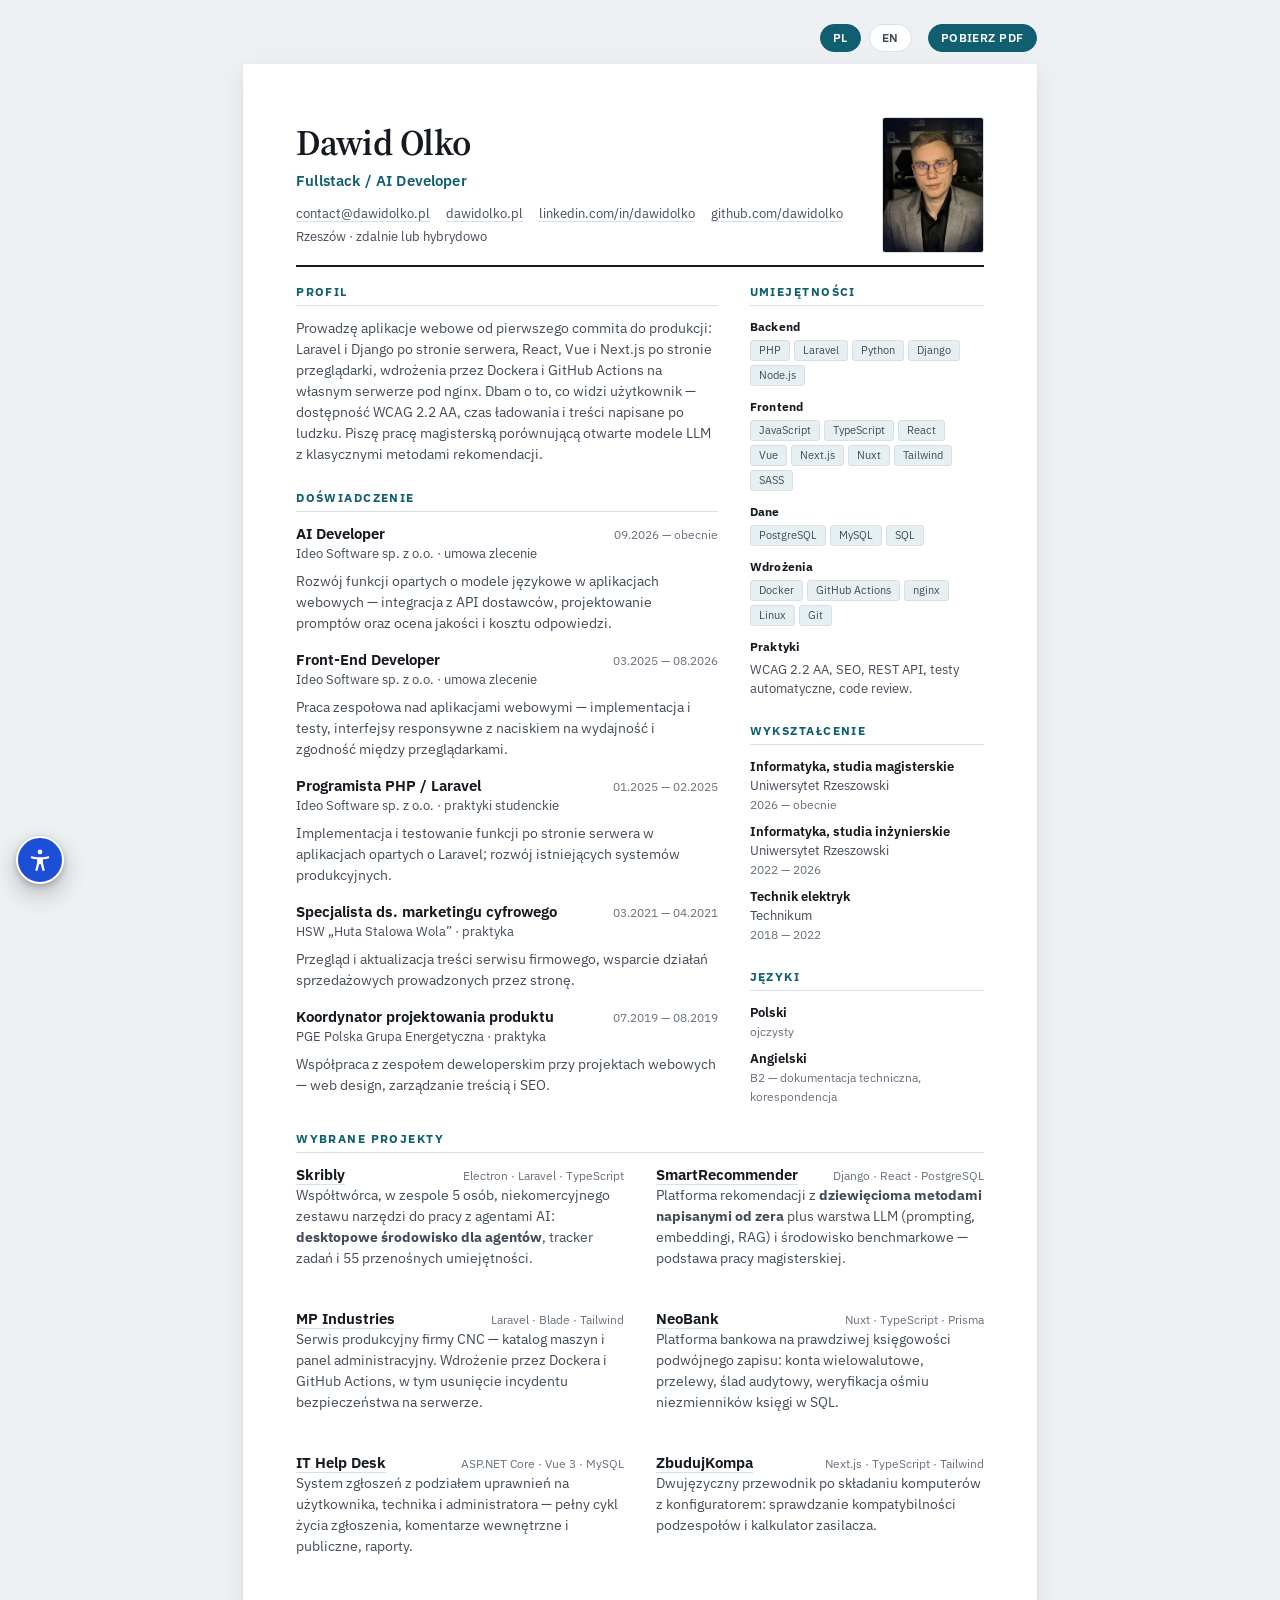
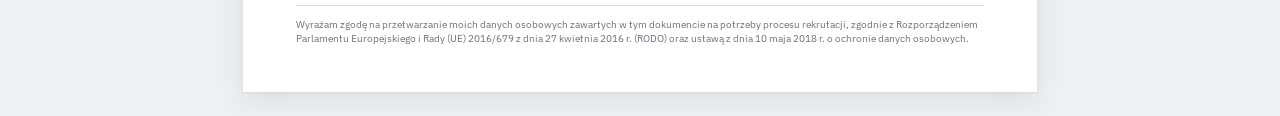
<file: index.html>
<!doctype html>
<html lang="pl">
<head>
<meta charset="utf-8">
<meta name="viewport" content="width=device-width, initial-scale=1">
<title>Dawid Olko — CV | Fullstack / AI Developer</title>
<meta name="description" content="CV Dawida Olko, fullstack / AI developera i współtwórcy Skribly. Laravel, Django, React, Next.js i Docker. Doświadczenie, projekty i wykształcenie.">
<link rel="icon" type="image/svg+xml" href="assets/favicon.svg">
<link rel="canonical" href="https://cv.dawidolko.pl/">
<link rel="alternate" hreflang="pl" href="https://cv.dawidolko.pl/">
<link rel="alternate" hreflang="en" href="https://cv.dawidolko.pl/en/">
<link rel="alternate" hreflang="x-default" href="https://cv.dawidolko.pl/">
<meta name="author" content="Dawid Olko">
<meta name="robots" content="index, follow">

<meta property="og:type" content="profile">
<meta property="og:title" content="Dawid Olko — CV | Fullstack / AI Developer">
<meta property="og:description" content="Laravel, Django, React, Vue i Next.js. Wdrożenia na Dockerze i GitHub Actions.">
<meta property="og:url" content="https://cv.dawidolko.pl/">
<meta property="og:locale" content="pl_PL">
<meta property="og:locale:alternate" content="en_GB">
<meta property="og:image" content="https://cv.dawidolko.pl/assets/og-image.jpg">
<meta property="og:image:width" content="1200">
<meta property="og:image:height" content="630">
<meta name="twitter:card" content="summary_large_image">
<meta name="twitter:image" content="https://cv.dawidolko.pl/assets/og-image.jpg">

<link rel="preconnect" href="https://fonts.googleapis.com">
<link rel="preconnect" href="https://fonts.gstatic.com" crossorigin>
<link rel="stylesheet" href="https://fonts.googleapis.com/css2?family=IBM+Plex+Sans:wght@400;500;600;700&family=Source+Serif+4:opsz,wght@8..60,600&display=swap">
<link rel="stylesheet" href="assets/cv.css">

<script type="application/ld+json">
{
  "@context": "https://schema.org",
  "@type": "Person",
  "name": "Dawid Olko",
  "givenName": "Dawid",
  "familyName": "Olko",
  "jobTitle": "Fullstack / AI Developer",
  "description": "Full-stack developer working with Laravel, Django, React, Vue and Next.js, shipping with Docker and GitHub Actions.",
  "url": "https://dawidolko.pl",
  "mainEntityOfPage": "https://cv.dawidolko.pl/",
  "image": "https://cv.dawidolko.pl/assets/dawid-olko.jpg",
  "email": "mailto:contact@dawidolko.pl",
  "sameAs": [
    "https://github.com/dawidolko",
    "https://www.linkedin.com/in/dawidolko",
    "https://dawidolko.pl"
  ],
  "address": {
    "@type": "PostalAddress",
    "addressLocality": "Rzeszów",
    "addressCountry": "PL"
  },
  "alumniOf": {
    "@type": "CollegeOrUniversity",
    "name": "Uniwersytet Rzeszowski",
    "sameAs": "https://www.ur.edu.pl/"
  },
  "worksFor": {
    "@type": "Organization",
    "name": "Ideo Software sp. z o.o.",
    "url": "https://ideo.pl"
  },
  "knowsAbout": [
    "PHP",
    "Laravel",
    "Python",
    "Django",
    "Node.js",
    "JavaScript",
    "TypeScript",
    "React",
    "Vue.js",
    "Next.js",
    "Nuxt",
    "Tailwind CSS",
    "SASS",
    "PostgreSQL",
    "MySQL",
    "SQL",
    "Docker",
    "GitHub Actions",
    "nginx",
    "Linux",
    "Git",
    "REST API",
    "WCAG 2.2",
    "SEO"
  ],
  "knowsLanguage": [
    {
      "@type": "Language",
      "name": "Polish",
      "alternateName": "pl"
    },
    {
      "@type": "Language",
      "name": "English",
      "alternateName": "en"
    }
  ],
  "seeks": {
    "@type": "Demand",
    "name": "Full-stack developer roles"
  }
}
</script>
  <script src="/assets/embed.js" defer></script>
  <script src="/a11y/a11y-panel.js" data-accent="#1d4ed8" defer></script>
</head>
<body>

<a class="skip-link" href="#main-content">Przejdź do treści głównej</a>

<nav class="langbar" aria-label="Wersja językowa">
  <span aria-current="true" lang="pl">PL</span>
  <a href="en/" lang="en" hreflang="en">EN</a>
  <a class="pdf-link" href="Dawid_Olko_CV_PL.pdf" download
    >Pobierz PDF</a>
</nav>

<main class="sheet" id="main-content">

  <header class="masthead">
    <div class="masthead-text">
      <h1>Dawid Olko</h1>
      <p class="role">Fullstack / AI Developer</p>
      <ul class="contact">
        <li><a href="mailto:contact@dawidolko.pl">contact@dawidolko.pl</a></li>
        <li><a href="https://dawidolko.pl">dawidolko.pl</a></li>
        <li><a href="https://www.linkedin.com/in/dawidolko">linkedin.com/in/dawidolko</a></li>
        <li><a href="https://github.com/dawidolko">github.com/dawidolko</a></li>
        <li>Rzeszów · zdalnie lub hybrydowo</li>
      </ul>
    </div>
    <img class="portrait" src="assets/dawid-olko.jpg" alt="Dawid Olko"
         width="450" height="600" fetchpriority="high" decoding="async">
  </header>

  <div class="columns">
    <div>

      <section class="summary" aria-labelledby="h-profil">
        <h2 id="h-profil">Profil</h2>
        <p>
          Prowadzę aplikacje webowe od pierwszego commita do produkcji: Laravel i Django po
          stronie serwera, React, Vue i Next.js po stronie przeglądarki, wdrożenia przez Dockera
          i GitHub Actions na własnym serwerze pod nginx. Dbam o to, co widzi użytkownik —
          dostępność WCAG 2.2 AA, czas ładowania i treści napisane po ludzku. Piszę pracę
          magisterską porównującą otwarte modele LLM z klasycznymi metodami rekomendacji.
        </p>
      </section>

      <section aria-labelledby="h-doswiadczenie">
        <h2 id="h-doswiadczenie">Doświadczenie</h2>

        <div class="entry">
          <div class="entry-head">
            <h3>AI Developer</h3>
            <span class="when">09.2026 — obecnie</span>
          </div>
          <p class="where">Ideo Software sp. z o.o. · umowa zlecenie</p>
          <p>Rozwój funkcji opartych o modele językowe w aplikacjach webowych — integracja z API dostawców, projektowanie promptów oraz ocena jakości i kosztu odpowiedzi.</p>
        </div>

        <div class="entry">
          <div class="entry-head">
            <h3>Front-End Developer</h3>
            <span class="when">03.2025 — 08.2026</span>
          </div>
          <p class="where">Ideo Software sp. z o.o. · umowa zlecenie</p>
          <p>Praca zespołowa nad aplikacjami webowymi — implementacja i testy, interfejsy responsywne z naciskiem na wydajność i zgodność między przeglądarkami.</p>
        </div>

        <div class="entry">
          <div class="entry-head">
            <h3>Programista PHP / Laravel</h3>
            <span class="when">01.2025 — 02.2025</span>
          </div>
          <p class="where">Ideo Software sp. z o.o. · praktyki studenckie</p>
          <p>Implementacja i testowanie funkcji po stronie serwera w aplikacjach opartych o Laravel; rozwój istniejących systemów produkcyjnych.</p>
        </div>

        <div class="entry">
          <div class="entry-head">
            <h3>Specjalista ds. marketingu cyfrowego</h3>
            <span class="when">03.2021 — 04.2021</span>
          </div>
          <p class="where">HSW „Huta Stalowa Wola” · praktyka</p>
          <p>Przegląd i aktualizacja treści serwisu firmowego, wsparcie działań sprzedażowych prowadzonych przez stronę.</p>
        </div>

        <div class="entry">
          <div class="entry-head">
            <h3>Koordynator projektowania produktu</h3>
            <span class="when">07.2019 — 08.2019</span>
          </div>
          <p class="where">PGE Polska Grupa Energetyczna · praktyka</p>
          <p>Współpraca z zespołem deweloperskim przy projektach webowych — web design, zarządzanie treścią i SEO.</p>
        </div>
      </section>


    </div>

    <aside>
      <section aria-labelledby="h-umiejetnosci">
        <h2 id="h-umiejetnosci">Umiejętności</h2>

        <div class="stack">
          <h3>Backend</h3>
          <ul class="chips">
            <li>PHP</li><li>Laravel</li><li>Python</li><li>Django</li><li>Node.js</li>
          </ul>
        </div>

        <div class="stack">
          <h3>Frontend</h3>
          <ul class="chips">
            <li>JavaScript</li><li>TypeScript</li><li>React</li><li>Vue</li>
            <li>Next.js</li><li>Nuxt</li><li>Tailwind</li><li>SASS</li>
          </ul>
        </div>

        <div class="stack">
          <h3>Dane</h3>
          <ul class="chips">
            <li>PostgreSQL</li><li>MySQL</li><li>SQL</li>
          </ul>
        </div>

        <div class="stack">
          <h3>Wdrożenia</h3>
          <ul class="chips">
            <li>Docker</li><li>GitHub Actions</li><li>nginx</li><li>Linux</li><li>Git</li>
          </ul>
        </div>

        <div class="stack">
          <h3>Praktyki</h3>
          <p>WCAG 2.2 AA, SEO, REST API, testy automatyczne, code review.</p>
        </div>
      </section>

      <section aria-labelledby="h-wyksztalcenie">
        <h2 id="h-wyksztalcenie">Wykształcenie</h2>
        <ul class="plain">
          <li>
            <strong>Informatyka, studia magisterskie</strong>
            Uniwersytet Rzeszowski<br>
            <span>2026 — obecnie</span>
          </li>
          <li>
            <strong>Informatyka, studia inżynierskie</strong>
            Uniwersytet Rzeszowski<br>
            <span>2022 — 2026</span>
          </li>
          <li>
            <strong>Technik elektryk</strong>
            Technikum<br>
            <span>2018 — 2022</span>
          </li>
        </ul>
      </section>

      <section aria-labelledby="h-jezyki">
        <h2 id="h-jezyki">Języki</h2>
        <ul class="plain">
          <li><strong>Polski</strong><span>ojczysty</span></li>
          <li><strong>Angielski</strong><span>B2 — dokumentacja techniczna, korespondencja</span></li>
        </ul>
      </section>
    </aside>
  </div>

  <section class="projects" aria-labelledby="h-projekty">
    <h2 id="h-projekty">Wybrane projekty</h2>

    <div class="entry-list">
      <div class="entry">
        <div class="entry-head">
          <h3><a href="https://skribly.pl">Skribly</a></h3>
          <span class="when">Electron · Laravel · TypeScript</span>
        </div>
        <p>Współtwórca, w zespole 5 osób, niekomercyjnego zestawu narzędzi do pracy z agentami AI: <strong>desktopowe środowisko dla agentów</strong>, tracker zadań i 55 przenośnych umiejętności.</p>
      </div>

      <div class="entry">
        <div class="entry-head">
          <h3><a href="https://smartrecommender.dawidolko.pl">SmartRecommender</a></h3>
          <span class="when">Django · React · PostgreSQL</span>
        </div>
        <p>Platforma rekomendacji z <strong>dziewięcioma metodami napisanymi od zera</strong> plus warstwa LLM (prompting, embeddingi, RAG) i środowisko benchmarkowe — podstawa pracy magisterskiej.</p>
      </div>

      <div class="entry">
        <div class="entry-head">
          <h3><a href="https://mp-industries.pl">MP Industries</a></h3>
          <span class="when">Laravel · Blade · Tailwind</span>
        </div>
        <p>Serwis produkcyjny firmy CNC — katalog maszyn i panel administracyjny. Wdrożenie przez Dockera i GitHub Actions, w tym usunięcie incydentu bezpieczeństwa na serwerze.</p>
      </div>

      <div class="entry">
        <div class="entry-head">
          <h3><a href="https://neobank.dawidolko.pl">NeoBank</a></h3>
          <span class="when">Nuxt · TypeScript · Prisma</span>
        </div>
        <p>Platforma bankowa na prawdziwej księgowości podwójnego zapisu: konta wielowalutowe, przelewy, ślad audytowy, weryfikacja ośmiu niezmienników księgi w SQL.</p>
      </div>

      <div class="entry">
        <div class="entry-head">
          <h3><a href="https://ithelpdesk.dawidolko.pl">IT Help Desk</a></h3>
          <span class="when">ASP.NET Core · Vue 3 · MySQL</span>
        </div>
        <p>System zgłoszeń z podziałem uprawnień na użytkownika, technika i administratora — pełny cykl życia zgłoszenia, komentarze wewnętrzne i publiczne, raporty.</p>
      </div>

      <div class="entry">
        <div class="entry-head">
          <h3><a href="https://zbudujkompa.dawidolko.pl">ZbudujKompa</a></h3>
          <span class="when">Next.js · TypeScript · Tailwind</span>
        </div>
        <p>Dwujęzyczny przewodnik po składaniu komputerów z konfiguratorem: sprawdzanie kompatybilności podzespołów i kalkulator zasilacza.</p>
      </div>
    </div>
  </section>

  <p class="clause">
    Wyrażam zgodę na przetwarzanie moich danych osobowych zawartych w tym dokumencie
    na potrzeby procesu rekrutacji, zgodnie z Rozporządzeniem Parlamentu Europejskiego
    i Rady (UE) 2016/679 z dnia 27 kwietnia 2016 r. (RODO) oraz ustawą z dnia
    10 maja 2018 r. o ochronie danych osobowych.
  </p>

</main>
</body>
</html>
</file>
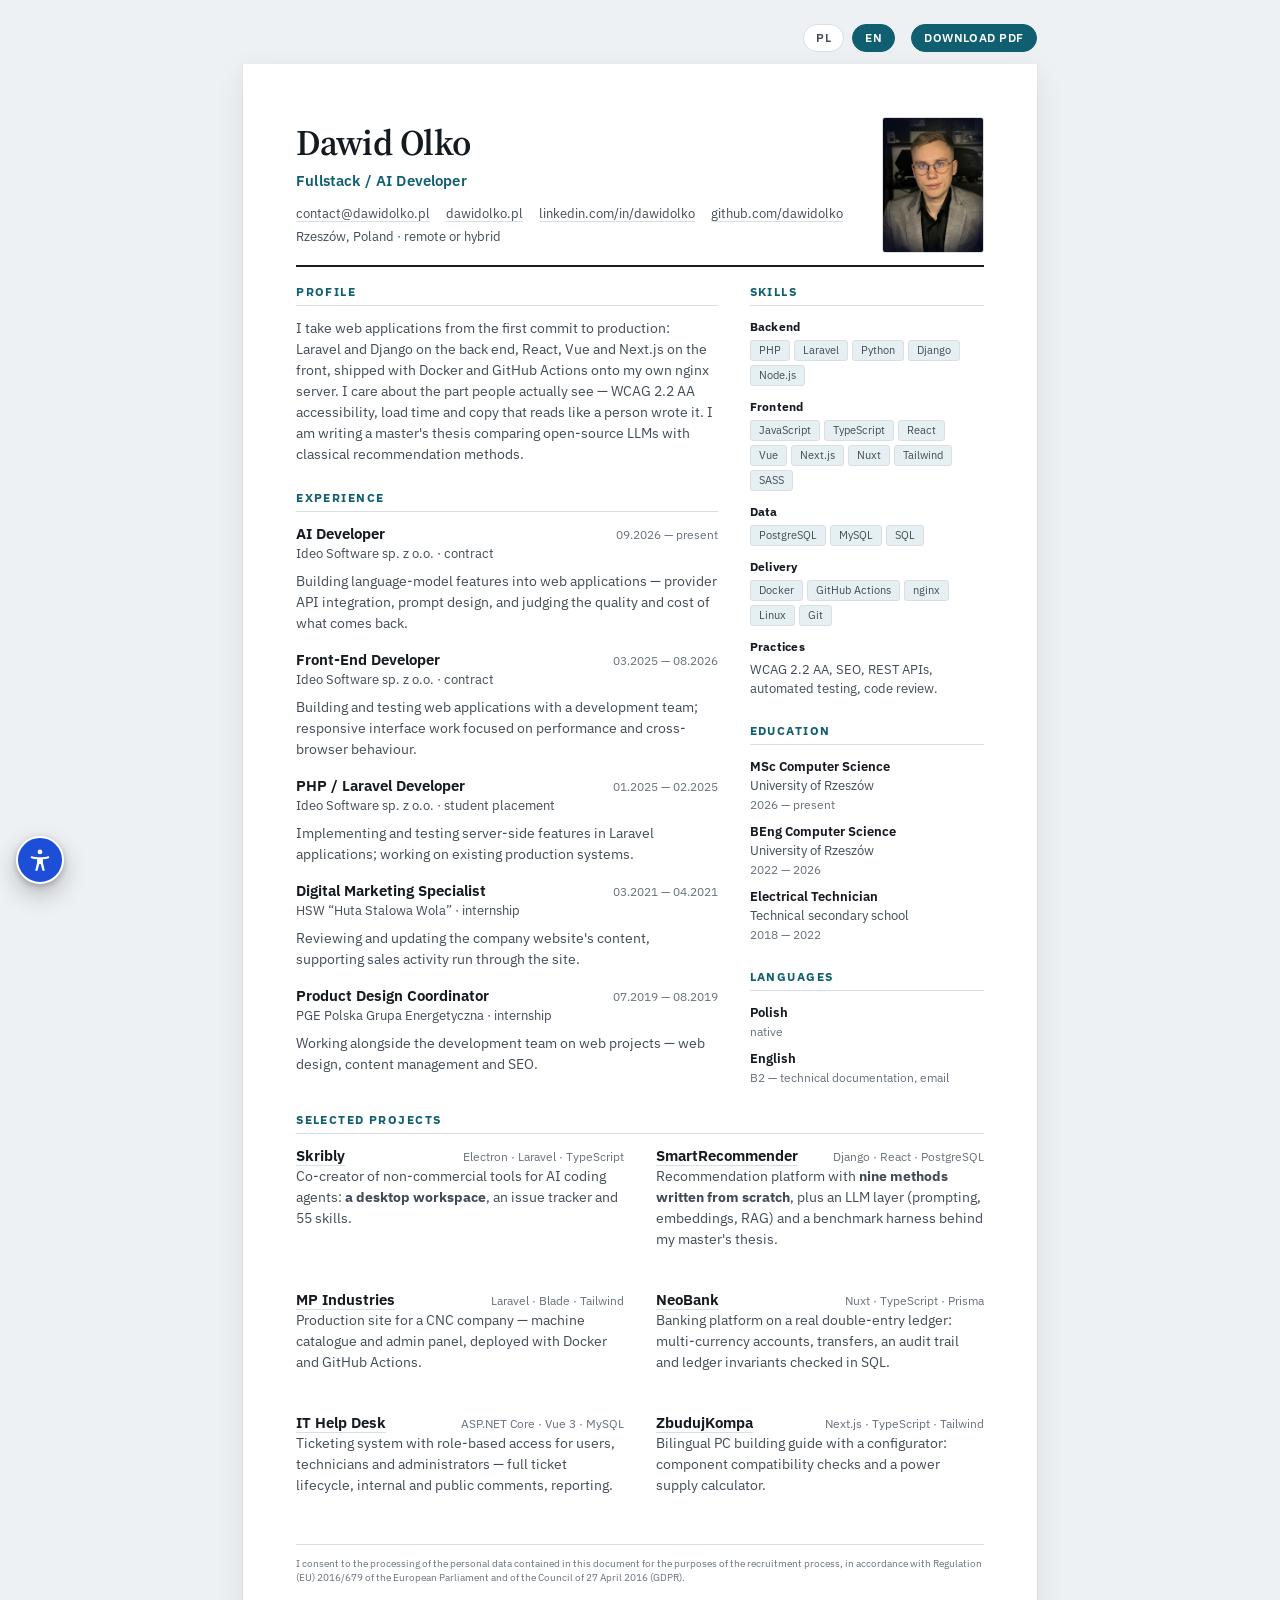
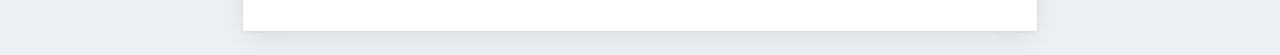
<file: en/index.html>
<!doctype html>
<html lang="en">
<head>
<meta charset="utf-8">
<meta name="viewport" content="width=device-width, initial-scale=1">
<title>Dawid Olko — CV | Fullstack / AI Developer</title>
<meta name="description" content="CV of Dawid Olko, fullstack / AI developer and co-creator of Skribly. Laravel, Django, React, Next.js, Docker. Experience, projects and education.">
<link rel="icon" type="image/svg+xml" href="../assets/favicon.svg">
<link rel="canonical" href="https://cv.dawidolko.pl/en/">
<link rel="alternate" hreflang="pl" href="https://cv.dawidolko.pl/">
<link rel="alternate" hreflang="en" href="https://cv.dawidolko.pl/en/">
<link rel="alternate" hreflang="x-default" href="https://cv.dawidolko.pl/">
<meta name="author" content="Dawid Olko">
<meta name="robots" content="index, follow">

<meta property="og:type" content="profile">
<meta property="og:title" content="Dawid Olko — CV | Fullstack / AI Developer">
<meta property="og:description" content="Laravel, Django, React, Vue and Next.js. Shipped with Docker and GitHub Actions.">
<meta property="og:url" content="https://cv.dawidolko.pl/en/">
<meta property="og:locale" content="en_GB">
<meta property="og:locale:alternate" content="pl_PL">
<meta property="og:image" content="https://cv.dawidolko.pl/assets/og-image.jpg">
<meta property="og:image:width" content="1200">
<meta property="og:image:height" content="630">
<meta name="twitter:card" content="summary_large_image">
<meta name="twitter:image" content="https://cv.dawidolko.pl/assets/og-image.jpg">

<link rel="preconnect" href="https://fonts.googleapis.com">
<link rel="preconnect" href="https://fonts.gstatic.com" crossorigin>
<link rel="stylesheet" href="https://fonts.googleapis.com/css2?family=IBM+Plex+Sans:wght@400;500;600;700&family=Source+Serif+4:opsz,wght@8..60,600&display=swap">
<link rel="stylesheet" href="../assets/cv.css">

<script type="application/ld+json">
{
  "@context": "https://schema.org",
  "@type": "Person",
  "name": "Dawid Olko",
  "givenName": "Dawid",
  "familyName": "Olko",
  "jobTitle": "Fullstack / AI Developer",
  "description": "Full-stack developer working with Laravel, Django, React, Vue and Next.js, shipping with Docker and GitHub Actions.",
  "url": "https://dawidolko.pl",
  "mainEntityOfPage": "https://cv.dawidolko.pl/en/",
  "image": "https://cv.dawidolko.pl/assets/dawid-olko.jpg",
  "email": "mailto:contact@dawidolko.pl",
  "sameAs": [
    "https://github.com/dawidolko",
    "https://www.linkedin.com/in/dawidolko",
    "https://dawidolko.pl"
  ],
  "address": {
    "@type": "PostalAddress",
    "addressLocality": "Rzeszów",
    "addressCountry": "PL"
  },
  "alumniOf": {
    "@type": "CollegeOrUniversity",
    "name": "University of Rzeszów",
    "sameAs": "https://www.ur.edu.pl/"
  },
  "worksFor": {
    "@type": "Organization",
    "name": "Ideo Software sp. z o.o.",
    "url": "https://ideo.pl"
  },
  "knowsAbout": [
    "PHP",
    "Laravel",
    "Python",
    "Django",
    "Node.js",
    "JavaScript",
    "TypeScript",
    "React",
    "Vue.js",
    "Next.js",
    "Nuxt",
    "Tailwind CSS",
    "SASS",
    "PostgreSQL",
    "MySQL",
    "SQL",
    "Docker",
    "GitHub Actions",
    "nginx",
    "Linux",
    "Git",
    "REST API",
    "WCAG 2.2",
    "SEO"
  ],
  "knowsLanguage": [
    {
      "@type": "Language",
      "name": "Polish",
      "alternateName": "pl"
    },
    {
      "@type": "Language",
      "name": "English",
      "alternateName": "en"
    }
  ],
  "seeks": {
    "@type": "Demand",
    "name": "Full-stack developer roles"
  }
}
</script>
  <script src="/assets/embed.js" defer></script>
  <script src="/a11y/a11y-panel.js" data-accent="#1d4ed8" defer></script>
</head>
<body>

<a class="skip-link" href="#main-content">Skip to main content</a>

<nav class="langbar" aria-label="Language version">
  <a href="../" lang="pl" hreflang="pl">PL</a>
  <span aria-current="true" lang="en">EN</span>
  <a class="pdf-link" href="../Dawid_Olko_CV_EN.pdf" download
    >Download PDF</a>
</nav>

<main class="sheet" id="main-content">

  <header class="masthead">
    <div class="masthead-text">
      <h1>Dawid Olko</h1>
      <p class="role">Fullstack / AI Developer</p>
      <ul class="contact">
        <li><a href="mailto:contact@dawidolko.pl">contact@dawidolko.pl</a></li>
        <li><a href="https://dawidolko.pl">dawidolko.pl</a></li>
        <li><a href="https://www.linkedin.com/in/dawidolko">linkedin.com/in/dawidolko</a></li>
        <li><a href="https://github.com/dawidolko">github.com/dawidolko</a></li>
        <li>Rzeszów, Poland · remote or hybrid</li>
      </ul>
    </div>
    <img class="portrait" src="../assets/dawid-olko.jpg" alt="Dawid Olko"
         width="450" height="600" fetchpriority="high" decoding="async">
  </header>

  <div class="columns">
    <div>

      <section class="summary" aria-labelledby="h-profile">
        <h2 id="h-profile">Profile</h2>
        <p>
          I take web applications from the first commit to production: Laravel and Django on the
          back end, React, Vue and Next.js on the front, shipped with Docker and GitHub Actions
          onto my own nginx server. I care about the part people actually see — WCAG 2.2 AA
          accessibility, load time and copy that reads like a person wrote it. I am writing a
          master's thesis comparing open-source LLMs with classical recommendation methods.
        </p>
      </section>

      <section aria-labelledby="h-experience">
        <h2 id="h-experience">Experience</h2>

        <div class="entry">
          <div class="entry-head">
            <h3>AI Developer</h3>
            <span class="when">09.2026 — present</span>
          </div>
          <p class="where">Ideo Software sp. z o.o. · contract</p>
          <p>Building language-model features into web applications — provider API integration, prompt design, and judging the quality and cost of what comes back.</p>
        </div>

        <div class="entry">
          <div class="entry-head">
            <h3>Front-End Developer</h3>
            <span class="when">03.2025 — 08.2026</span>
          </div>
          <p class="where">Ideo Software sp. z o.o. · contract</p>
          <p>Building and testing web applications with a development team; responsive interface work focused on performance and cross-browser behaviour.</p>
        </div>

        <div class="entry">
          <div class="entry-head">
            <h3>PHP / Laravel Developer</h3>
            <span class="when">01.2025 — 02.2025</span>
          </div>
          <p class="where">Ideo Software sp. z o.o. · student placement</p>
          <p>Implementing and testing server-side features in Laravel applications; working on existing production systems.</p>
        </div>

        <div class="entry">
          <div class="entry-head">
            <h3>Digital Marketing Specialist</h3>
            <span class="when">03.2021 — 04.2021</span>
          </div>
          <p class="where">HSW “Huta Stalowa Wola” · internship</p>
          <p>Reviewing and updating the company website's content, supporting sales activity run through the site.</p>
        </div>

        <div class="entry">
          <div class="entry-head">
            <h3>Product Design Coordinator</h3>
            <span class="when">07.2019 — 08.2019</span>
          </div>
          <p class="where">PGE Polska Grupa Energetyczna · internship</p>
          <p>Working alongside the development team on web projects — web design, content management and SEO.</p>
        </div>
      </section>


    </div>

    <aside>
      <section aria-labelledby="h-skills">
        <h2 id="h-skills">Skills</h2>

        <div class="stack">
          <h3>Backend</h3>
          <ul class="chips">
            <li>PHP</li><li>Laravel</li><li>Python</li><li>Django</li><li>Node.js</li>
          </ul>
        </div>

        <div class="stack">
          <h3>Frontend</h3>
          <ul class="chips">
            <li>JavaScript</li><li>TypeScript</li><li>React</li><li>Vue</li>
            <li>Next.js</li><li>Nuxt</li><li>Tailwind</li><li>SASS</li>
          </ul>
        </div>

        <div class="stack">
          <h3>Data</h3>
          <ul class="chips">
            <li>PostgreSQL</li><li>MySQL</li><li>SQL</li>
          </ul>
        </div>

        <div class="stack">
          <h3>Delivery</h3>
          <ul class="chips">
            <li>Docker</li><li>GitHub Actions</li><li>nginx</li><li>Linux</li><li>Git</li>
          </ul>
        </div>

        <div class="stack">
          <h3>Practices</h3>
          <p>WCAG 2.2 AA, SEO, REST APIs, automated testing, code review.</p>
        </div>
      </section>

      <section aria-labelledby="h-education">
        <h2 id="h-education">Education</h2>
        <ul class="plain">
          <li>
            <strong>MSc Computer Science</strong>
            University of Rzeszów<br>
            <span>2026 — present</span>
          </li>
          <li>
            <strong>BEng Computer Science</strong>
            University of Rzeszów<br>
            <span>2022 — 2026</span>
          </li>
          <li>
            <strong>Electrical Technician</strong>
            Technical secondary school<br>
            <span>2018 — 2022</span>
          </li>
        </ul>
      </section>

      <section aria-labelledby="h-languages">
        <h2 id="h-languages">Languages</h2>
        <ul class="plain">
          <li><strong>Polish</strong><span>native</span></li>
          <li><strong>English</strong><span>B2 — technical documentation, email</span></li>
        </ul>
      </section>
    </aside>
  </div>

  <section class="projects" aria-labelledby="h-projects">
    <h2 id="h-projects">Selected projects</h2>

    <div class="entry-list">
      <div class="entry">
        <div class="entry-head">
          <h3><a href="https://skribly.pl">Skribly</a></h3>
          <span class="when">Electron · Laravel · TypeScript</span>
        </div>
        <p>Co-creator of non-commercial tools for AI coding agents: <strong>a desktop workspace</strong>, an issue tracker and 55 skills.</p>
      </div>

      <div class="entry">
        <div class="entry-head">
          <h3><a href="https://smartrecommender.dawidolko.pl">SmartRecommender</a></h3>
          <span class="when">Django · React · PostgreSQL</span>
        </div>
        <p>Recommendation platform with <strong>nine methods written from scratch</strong>, plus an LLM layer (prompting, embeddings, RAG) and a benchmark harness behind my master's thesis.</p>
      </div>

      <div class="entry">
        <div class="entry-head">
          <h3><a href="https://mp-industries.pl">MP Industries</a></h3>
          <span class="when">Laravel · Blade · Tailwind</span>
        </div>
        <p>Production site for a CNC company — machine catalogue and admin panel, deployed with Docker and GitHub Actions.</p>
      </div>

      <div class="entry">
        <div class="entry-head">
          <h3><a href="https://neobank.dawidolko.pl">NeoBank</a></h3>
          <span class="when">Nuxt · TypeScript · Prisma</span>
        </div>
        <p>Banking platform on a real double-entry ledger: multi-currency accounts, transfers, an audit trail and ledger invariants checked in SQL.</p>
      </div>

      <div class="entry">
        <div class="entry-head">
          <h3><a href="https://ithelpdesk.dawidolko.pl">IT Help Desk</a></h3>
          <span class="when">ASP.NET Core · Vue 3 · MySQL</span>
        </div>
        <p>Ticketing system with role-based access for users, technicians and administrators — full ticket lifecycle, internal and public comments, reporting.</p>
      </div>

      <div class="entry">
        <div class="entry-head">
          <h3><a href="https://zbudujkompa.dawidolko.pl">ZbudujKompa</a></h3>
          <span class="when">Next.js · TypeScript · Tailwind</span>
        </div>
        <p>Bilingual PC building guide with a configurator: component compatibility checks and a power supply calculator.</p>
      </div>
    </div>
  </section>

  <p class="clause">
    I consent to the processing of the personal data contained in this document for the
    purposes of the recruitment process, in accordance with Regulation (EU) 2016/679 of
    the European Parliament and of the Council of 27 April 2016 (GDPR).
  </p>

</main>
</body>
</html>
</file>
<file: assets/cv.css>
/*
 * Dawid Olko — CV stylesheet.
 *
 * One sheet drives both language versions and both media. The screen view is a
 * centred A4-proportioned sheet on a tinted ground; the print view drops the
 * ground, the language switch and the link chrome so the PDF comes out clean.
 *
 * Colours live in custom properties on :root and are redefined for dark mode.
 * Print always resolves to the light set — a dark CV wastes toner and reads
 * badly on paper.
 */

:root {
  --paper: #ffffff;
  --ground: #eef1f4;
  --ink: #151a21;
  --ink-soft: #414b57;
  --ink-muted: #67717d;
  --rule: #d9dfe5;
  --accent: #0f5f70;
  --accent-soft: #e6f0f2;
  /*
   * A separate pair for the PDF button. With `--ink` as background and fixed
   * white text, the button disappeared in dark mode.
   */
  --btn-bg: #0f5f70;
  --btn-fg: #ffffff;

  --sans: "IBM Plex Sans", "Segoe UI", Roboto, "Helvetica Neue", Arial, sans-serif;
  --serif: "Source Serif 4", Georgia, "Times New Roman", serif;

  --sp-1: 0.25rem;
  --sp-2: 0.5rem;
  --sp-3: 0.75rem;
  --sp-4: 1rem;
  --sp-5: 1.5rem;
  --sp-6: 2rem;
}

@media (prefers-color-scheme: dark) {
  :root:not([data-theme="light"]) {
    --paper: #171b21;
    --ground: #0e1116;
    --ink: #eef1f4;
    --ink-soft: #c3ccd6;
    --ink-muted: #98a3ae;
    --rule: #2c333c;
    --accent: #4fc3d4;
    --accent-soft: #17323a;
    --btn-bg: #4fc3d4;
    --btn-fg: #0b1016;
  }
}

*,
*::before,
*::after {
  box-sizing: border-box;
}

body {
  margin: 0;
  padding: var(--sp-5) var(--sp-4);
  background: var(--ground);
  color: var(--ink);
  font-family: var(--sans);
  font-size: 10.5pt;
  line-height: 1.5;
  -webkit-font-smoothing: antialiased;
}

/* ---------- Skip link ---------- */

.skip-link {
  position: absolute;
  left: -9999px;
  top: 0;
  z-index: 10;
  padding: var(--sp-2) var(--sp-4);
  background: var(--accent);
  color: #fff;
  text-decoration: none;
}

.skip-link:focus {
  left: var(--sp-4);
  top: var(--sp-2);
}

/* ---------- Language switch ---------- */

.langbar {
  max-width: 210mm;
  margin: 0 auto var(--sp-3);
  display: flex;
  gap: var(--sp-2);
  justify-content: flex-end;
  align-items: center;
}

.langbar a,
.langbar span {
  padding: var(--sp-1) var(--sp-3);
  border: 1px solid var(--rule);
  border-radius: 999px;
  font-size: 9pt;
  font-weight: 600;
  letter-spacing: 0.04em;
  text-transform: uppercase;
  text-decoration: none;
  color: var(--ink-soft);
  background: var(--paper);
}

.langbar [aria-current="true"] {
  background: var(--accent);
  border-color: var(--accent);
  color: var(--paper);
}

.langbar a:hover {
  border-color: var(--accent);
  color: var(--accent);
}

.pdf-link {
  margin-left: var(--sp-2);
  background: var(--btn-bg) !important;
  border-color: var(--btn-bg) !important;
  color: var(--btn-fg) !important;
}

.pdf-link:hover {
  filter: brightness(1.12);
}

/* ---------- Sheet ---------- */

.sheet {
  max-width: 210mm;
  margin: 0 auto;
  background: var(--paper);
  padding: 14mm 14mm 12mm;
  box-shadow: 0 1px 2px rgb(0 0 0 / 8%), 0 8px 28px rgb(0 0 0 / 8%);
}

/* ---------- Masthead ---------- */

.masthead {
  display: grid;
  grid-template-columns: 1fr auto;
  gap: var(--sp-5);
  align-items: center;
  border-bottom: 2px solid var(--ink);
  padding-bottom: var(--sp-3);
  margin-bottom: var(--sp-4);
}

/*
 * The portrait comes AFTER the name and contact block in the source and only
 * moves to the right through the grid. ATS parsers read the document order, so
 * the first thing they see is the name and contact details - not an image they
 * could not read anyway.
 */
.portrait {
  width: 27mm;
  height: 36mm;
  object-fit: cover;
  object-position: 50% 22%;
  border-radius: 3px;
  border: 1px solid var(--rule);
  background: var(--ground);
}

@media (max-width: 560px) {
  .masthead {
    grid-template-columns: auto 1fr;
    gap: var(--sp-4);
  }

  .portrait {
    grid-row: 1;
    grid-column: 1;
    width: 22mm;
    height: 29mm;
  }

  .masthead-text {
    grid-row: 1;
    grid-column: 2;
  }
}

.masthead h1 {
  font-family: var(--serif);
  font-size: 27pt;
  line-height: 1.05;
  font-weight: 600;
  letter-spacing: -0.015em;
  margin: 0;
}

.role {
  margin: var(--sp-2) 0 0;
  font-size: 11.5pt;
  font-weight: 600;
  color: var(--accent);
  letter-spacing: 0.01em;
}

.contact {
  margin: var(--sp-3) 0 0;
  padding: 0;
  list-style: none;
  display: flex;
  flex-wrap: wrap;
  gap: var(--sp-1) var(--sp-4);
  font-size: 9.5pt;
  color: var(--ink-soft);
}

.contact a {
  color: inherit;
  text-decoration: none;
  border-bottom: 1px solid var(--rule);
}

.contact a:hover {
  color: var(--accent);
  border-bottom-color: var(--accent);
}

/* ---------- Two-column body ---------- */

.columns {
  display: grid;
  grid-template-columns: 1fr 62mm;
  gap: var(--sp-6);
  align-items: start;
}

@media (max-width: 700px) {
  .columns {
    grid-template-columns: 1fr;
    gap: var(--sp-5);
  }

  .sheet {
    padding: var(--sp-5) var(--sp-4);
  }
}

section {
  margin-bottom: var(--sp-5);
}

section:last-child {
  margin-bottom: 0;
}

h2 {
  font-size: 9pt;
  font-weight: 700;
  letter-spacing: 0.12em;
  text-transform: uppercase;
  color: var(--accent);
  margin: 0 0 var(--sp-3);
  padding-bottom: var(--sp-1);
  border-bottom: 1px solid var(--rule);
}

/* ---------- Entries ---------- */

.entry {
  margin-bottom: var(--sp-4);
  break-inside: avoid;
}

.entry:last-child {
  margin-bottom: 0;
}

.entry-head {
  display: flex;
  justify-content: space-between;
  align-items: baseline;
  gap: var(--sp-3);
}

.entry h3 {
  margin: 0;
  font-size: 11pt;
  font-weight: 650;
  line-height: 1.3;
}

.entry h3 a {
  color: inherit;
  text-decoration: none;
  border-bottom: 1px solid var(--rule);
}

.entry h3 a:hover {
  color: var(--accent);
  border-bottom-color: var(--accent);
}

.when {
  flex: none;
  font-size: 9pt;
  font-variant-numeric: tabular-nums;
  color: var(--ink-muted);
  white-space: nowrap;
}

.where {
  margin: 1px 0 var(--sp-2);
  font-size: 9.5pt;
  color: var(--ink-muted);
}

.entry p {
  margin: 0 0 var(--sp-2);
  color: var(--ink-soft);
}

.entry ul {
  margin: 0;
  padding-left: 1.05em;
  color: var(--ink-soft);
}

.entry li {
  margin-bottom: var(--sp-1);
}

.entry li::marker {
  color: var(--accent);
}

/* ---------- Summary ---------- */

.summary p {
  margin: 0 0 var(--sp-2);
  color: var(--ink-soft);
  max-width: 62ch;
}

.summary p:last-child {
  margin-bottom: 0;
}

/* ---------- Aside blocks ---------- */

.stack {
  margin: 0 0 var(--sp-3);
}

.stack:last-child {
  margin-bottom: 0;
}

.stack h3 {
  margin: 0 0 var(--sp-1);
  font-size: 9pt;
  font-weight: 700;
  color: var(--ink);
  letter-spacing: 0.02em;
}

.stack p {
  margin: 0;
  font-size: 9.5pt;
  color: var(--ink-soft);
}

.chips {
  margin: 0;
  padding: 0;
  list-style: none;
  display: flex;
  flex-wrap: wrap;
  gap: var(--sp-1);
}

.chips li {
  padding: 1px var(--sp-2);
  border: 1px solid var(--rule);
  border-radius: 3px;
  background: var(--accent-soft);
  font-size: 8.5pt;
  color: var(--ink-soft);
}

.plain {
  margin: 0;
  padding: 0;
  list-style: none;
  font-size: 9.5pt;
  color: var(--ink-soft);
}

.plain li {
  margin-bottom: var(--sp-2);
}

.plain li:last-child {
  margin-bottom: 0;
}

.plain strong {
  display: block;
  color: var(--ink);
  font-weight: 650;
}

.plain span {
  color: var(--ink-muted);
  font-size: 9pt;
}

/* ---------- Clause ---------- */

.clause {
  margin: var(--sp-5) 0 0;
  padding-top: var(--sp-3);
  border-top: 1px solid var(--rule);
  font-size: 7.5pt;
  line-height: 1.45;
  color: var(--ink-muted);
}

/* ---------- Focus ---------- */

a:focus-visible {
  outline: 2px solid var(--accent);
  outline-offset: 2px;
  border-radius: 2px;
}

@media (prefers-reduced-motion: reduce) {
  * {
    transition: none !important;
    animation: none !important;
  }
}

/* ---------- Print ---------- */

@page {
  size: A4;
  margin: 11mm 12mm;
}

@media print {
  /*
   * Print resolves to the light palette regardless of the viewer's system
   * setting — a dark CV wastes toner and is unreadable on paper.
   */
  :root {
    --paper: #ffffff;
    --ground: #ffffff;
    --ink: #000000;
    --ink-soft: #23282f;
    --ink-muted: #4b545e;
    --rule: #b9c2cb;
    --accent: #0b4c5a;
    --accent-soft: #ffffff;
  }

  /*
   * Goal: one A4 page. Type and spacing go below the screen values, but not
   * below the print reading limit of about 8pt for body text. Everything comes
   * from these few variables, so further tightening means changing them here.
   */
  body {
    padding: 0;
    background: #fff;
    font-size: 8.4pt;
    line-height: 1.38;
  }

  .masthead h1 { font-size: 20pt; }
  .role { font-size: 9.5pt; margin-top: 2px; }
  .contact { font-size: 8pt; margin-top: var(--sp-2); gap: 1px var(--sp-3); }
  .masthead { padding-bottom: var(--sp-2); margin-bottom: var(--sp-3); gap: var(--sp-4); }
  .portrait { width: 24mm; height: 32mm; }

  /*
   * No letter spacing in print.
   *
   * With `letter-spacing`, Chromium writes each letter separately in the PDF
   * text layer, so ATS systems do not recognise section headings.
   */
  h2 {
    font-size: 7.6pt;
    margin-bottom: var(--sp-2);
    letter-spacing: normal;
  }

  .role,
  .contact,
  .stack h3 {
    letter-spacing: normal;
  }
  section { margin-bottom: var(--sp-3); }
  .entry { margin-bottom: var(--sp-2); }
  .entry h3 { font-size: 9pt; }
  .entry p { margin-bottom: var(--sp-1); }
  .where { font-size: 8pt; margin-bottom: 2px; }
  .when { font-size: 7.8pt; }

  .stack { margin-bottom: var(--sp-2); }
  .stack h3 { font-size: 7.8pt; }
  .stack p, .plain { font-size: 8pt; }
  .chips li { font-size: 7.4pt; padding: 0 4px; }
  .plain li { margin-bottom: var(--sp-1); }
  .plain span { font-size: 7.8pt; }

  .projects { margin-top: var(--sp-3); }
  .projects .entry-list { gap: var(--sp-2) var(--sp-5); }

  .clause {
    margin-top: var(--sp-3);
    padding-top: var(--sp-2);
    font-size: 6.4pt;
    line-height: 1.35;
  }

  .langbar,
  .skip-link {
    display: none !important;
  }

  .sheet {
    max-width: none;
    margin: 0;
    padding: 0;
    box-shadow: none;
  }

  .columns {
    gap: var(--sp-5);
  }

  section,
  .entry {
    break-inside: avoid;
  }

  h2 {
    break-after: avoid;
  }

  a {
    border-bottom: none !important;
  }
}

/* ---------- Projects, full width ---------- */

/*
 * The project list sits below the two columns rather than inside the left one.
 * In the column layout the sidebar ran out of content long before the main
 * column did, which left a tall empty gutter on screen and a half-empty second
 * page in the PDF. Full width across two tracks fills both.
 */
.projects {
  margin-top: var(--sp-5);
}

.projects .entry-list {
  display: grid;
  grid-template-columns: 1fr 1fr;
  gap: var(--sp-4) var(--sp-6);
}

@media (max-width: 700px) {
  .projects .entry-list {
    grid-template-columns: 1fr;
  }
}

/* ---------- Embed mode (assets/embed.js, inside another site's frame) ---------- */

.embed body {
  padding: 0;
  background: transparent;
}

.embed .langbar,
.embed .skip-link,
.embed .a11yp__toggle,
.embed .a11yp__panel {
  display: none !important;
}

.embed .sheet {
  box-shadow: none;
}
</file>
